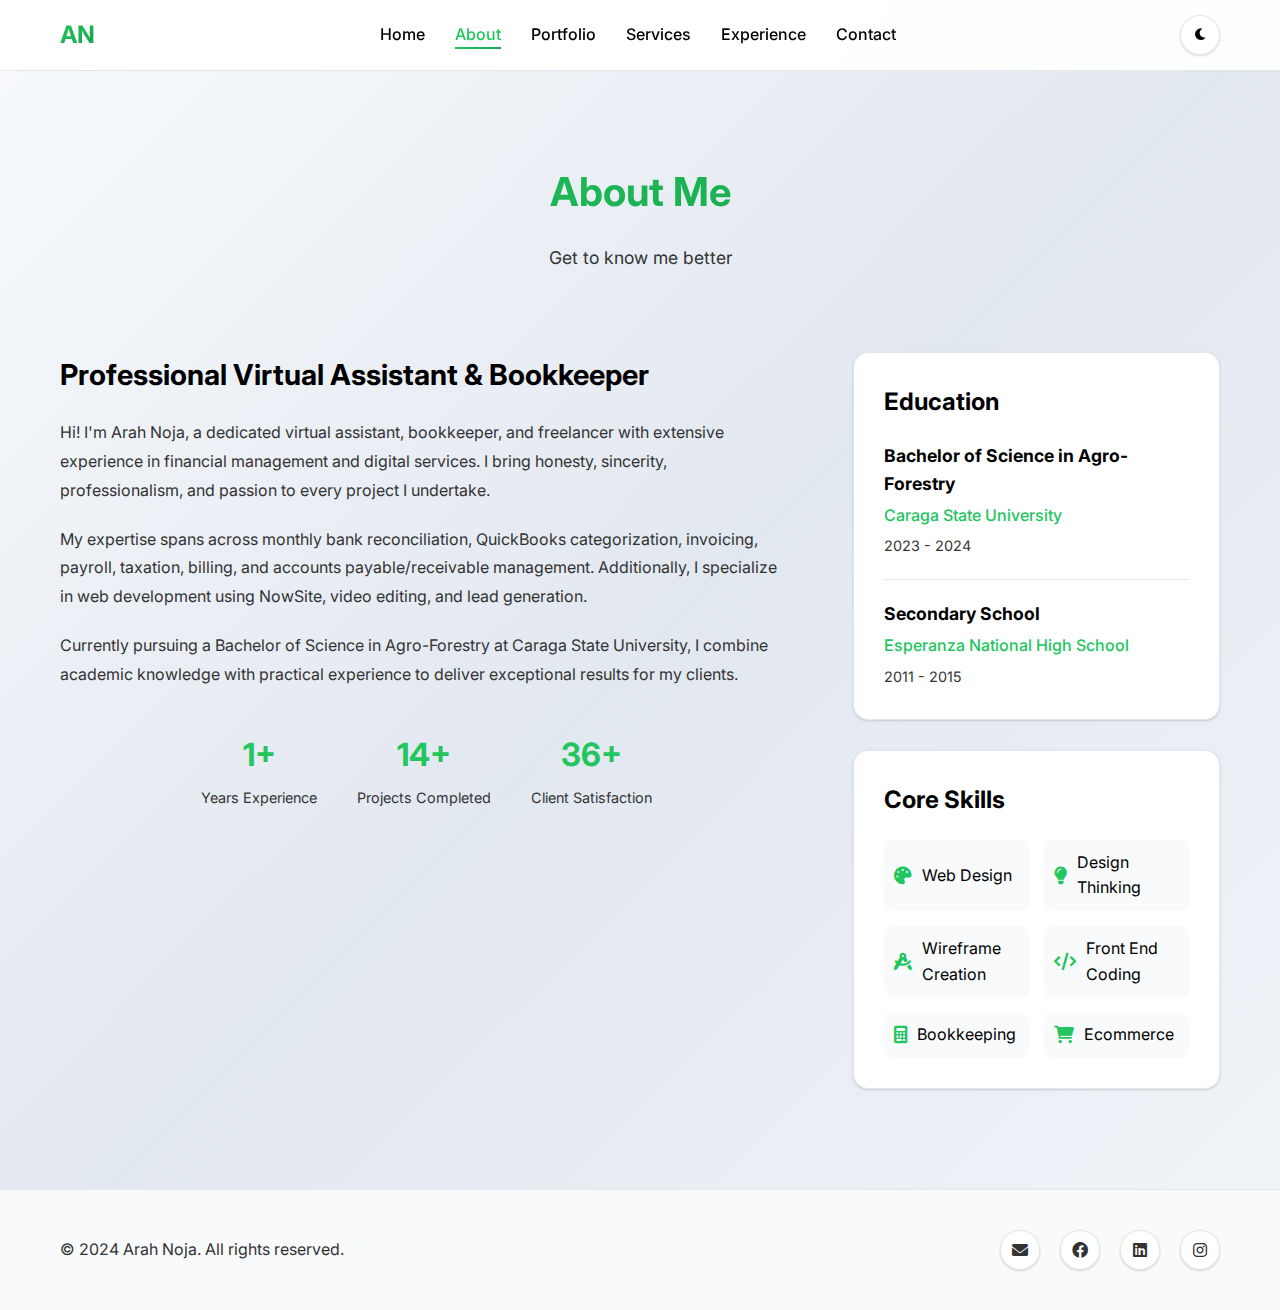
<file: about.html>
<!DOCTYPE html>
<html lang="en">
<head>
    <meta charset="UTF-8">
    <meta name="viewport" content="width=device-width, initial-scale=1.0">
    <title>About - Arah Noja</title>
    <link rel="stylesheet" href="styles.css">
    <link href="https://cdnjs.cloudflare.com/ajax/libs/font-awesome/6.0.0/css/all.min.css" rel="stylesheet">
    <link href="https://fonts.googleapis.com/css2?family=Inter:wght@300;400;500;600;700&display=swap" rel="stylesheet">
</head>
<body>
    <!-- Navigation -->
    <nav class="navbar">
        <div class="nav-container">
            <div class="nav-logo">
                <span>AN</span>
            </div>
            <ul class="nav-menu">
                <li><a href="index.html" class="nav-link">Home</a></li>
                <li><a href="about.html" class="nav-link active">About</a></li>
                <li><a href="portfolio.html" class="nav-link">Portfolio</a></li>
                <li><a href="services.html" class="nav-link">Services</a></li>
                <li><a href="experience.html" class="nav-link">Experience</a></li>
                <li><a href="contact.html" class="nav-link">Contact</a></li>
            </ul>
            <div class="nav-actions">
                <button class="theme-toggle" id="themeToggle" aria-label="Toggle theme">
                    <i class="fas fa-sun" id="themeIcon"></i>
                </button>
                <div class="hamburger">
                    <span></span>
                    <span></span>
                    <span></span>
                </div>
            </div>
        </div>
    </nav>

    <!-- About Section -->
    <section class="about-page">
        <div class="container">
            <div class="page-header">
                <h1 class="page-title">About Me</h1>
                <p class="page-subtitle">Get to know me better</p>
            </div>
            
            <div class="about-content">
                <div class="about-text">
                    <h2>Professional Virtual Assistant & Bookkeeper</h2>
                    <p>
                        Hi! I'm Arah Noja, a dedicated virtual assistant, bookkeeper, and freelancer with extensive experience 
                        in financial management and digital services. I bring honesty, sincerity, professionalism, and passion 
                        to every project I undertake.
                    </p>
                    <p>
                        My expertise spans across monthly bank reconciliation, QuickBooks categorization, invoicing, payroll, 
                        taxation, billing, and accounts payable/receivable management. Additionally, I specialize in web 
                        development using NowSite, video editing, and lead generation.
                    </p>
                    <p>
                        Currently pursuing a Bachelor of Science in Agro-Forestry at Caraga State University, I combine 
                        academic knowledge with practical experience to deliver exceptional results for my clients.
                    </p>

                    <div class="about-stats">
                        <div class="stat">
                            <h4>3+</h4>
                            <p>Years Experience</p>
                        </div>
                        <div class="stat">
                            <h4>40+</h4>
                            <p>Projects Completed</p>
                        </div>
                        <div class="stat">
                            <h4>100%</h4>
                            <p>Client Satisfaction</p>
                        </div>
                    </div>
                </div>

                <div class="about-info">
                    <div class="info-card">
                        <h3>Education</h3>
                        <div class="education-item">
                            <h4>Bachelor of Science in Agro-Forestry</h4>
                            <p>Caraga State University</p>
                            <span>2023 - 2024</span>
                        </div>
                        <div class="education-item">
                            <h4>Secondary School</h4>
                            <p>Esperanza National High School</p>
                            <span>2011 - 2015</span>
                        </div>
                    </div>

                    <div class="info-card">
                        <h3>Core Skills</h3>
                        <div class="skills-list">
                            <div class="skill-item">
                                <i class="fas fa-palette"></i>
                                <span>Web Design</span>
                            </div>
                            <div class="skill-item">
                                <i class="fas fa-lightbulb"></i>
                                <span>Design Thinking</span>
                            </div>
                            <div class="skill-item">
                                <i class="fas fa-drafting-compass"></i>
                                <span>Wireframe Creation</span>
                            </div>
                            <div class="skill-item">
                                <i class="fas fa-code"></i>
                                <span>Front End Coding</span>
                            </div>
                            <div class="skill-item">
                                <i class="fas fa-calculator"></i>
                                <span>Bookkeeping</span>
                            </div>
                            <div class="skill-item">
                                <i class="fas fa-shopping-cart"></i>
                                <span>Ecommerce</span>
                            </div>
                        </div>
                    </div>
                </div>
            </div>
        </div>
    </section>

    <!-- Footer -->
    <footer class="footer">
        <div class="container">
            <div class="footer-content">
                <div class="footer-text">
                    <p>&copy; 2024 Arah Noja. All rights reserved.</p>
                </div>
                <div class="footer-social">
                    <a href="mailto:sarvidarah@gmail.com" class="social-link" title="Email">
                        <i class="fas fa-envelope"></i>
                    </a>
                    <a href="https://facebook.com" target="_blank" class="social-link" title="Facebook">
                        <i class="fab fa-facebook"></i>
                    </a>
                    <a href="https://linkedin.com" target="_blank" class="social-link" title="LinkedIn">
                        <i class="fab fa-linkedin"></i>
                    </a>
                    <a href="https://instagram.com" target="_blank" class="social-link" title="Instagram">
                        <i class="fab fa-instagram"></i>
                    </a>
                </div>
            </div>
        </div>
    </footer>

    <script src="script.js"></script>
</body>
</html>
</file>
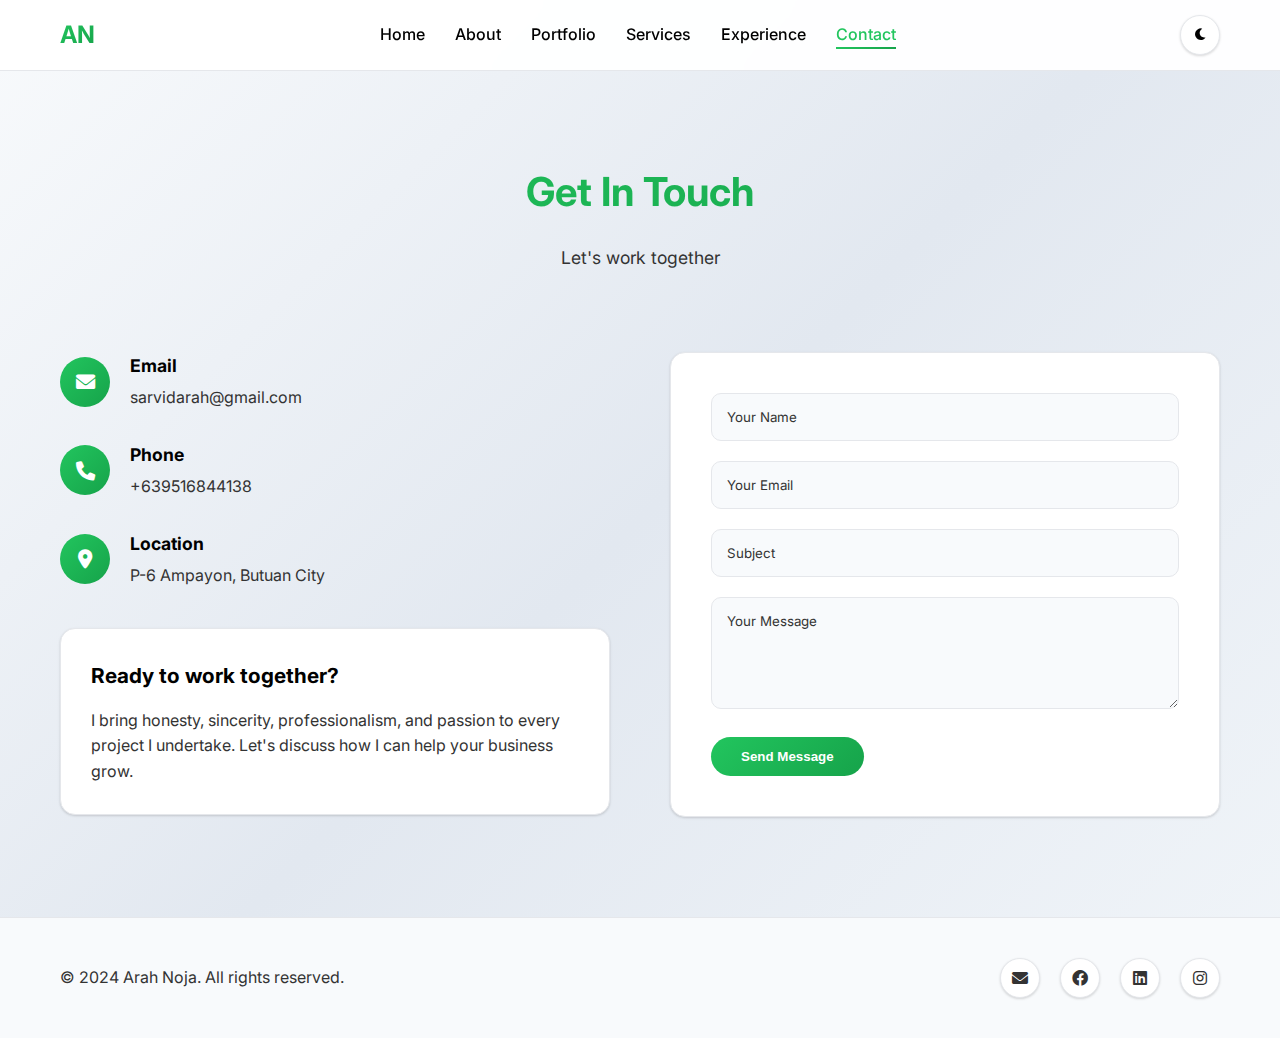
<file: contact.html>
<!DOCTYPE html>
<html lang="en">
<head>
    <meta charset="UTF-8">
    <meta name="viewport" content="width=device-width, initial-scale=1.0">
    <title>Contact - Arah Noja</title>
    <link rel="stylesheet" href="styles.css">
    <link href="https://cdnjs.cloudflare.com/ajax/libs/font-awesome/6.0.0/css/all.min.css" rel="stylesheet">
    <link href="https://fonts.googleapis.com/css2?family=Inter:wght@300;400;500;600;700&display=swap" rel="stylesheet">
</head>
<body>
    <!-- Navigation -->
    <nav class="navbar">
        <div class="nav-container">
            <div class="nav-logo">
                <span>AN</span>
            </div>
            <ul class="nav-menu">
                <li><a href="index.html" class="nav-link">Home</a></li>
                <li><a href="about.html" class="nav-link">About</a></li>
                <li><a href="portfolio.html" class="nav-link">Portfolio</a></li>
                <li><a href="services.html" class="nav-link">Services</a></li>
                <li><a href="experience.html" class="nav-link">Experience</a></li>
                <li><a href="contact.html" class="nav-link active">Contact</a></li>
            </ul>
            <div class="nav-actions">
                <button class="theme-toggle" id="themeToggle" aria-label="Toggle theme">
                    <i class="fas fa-sun" id="themeIcon"></i>
                </button>
                <div class="hamburger">
                    <span></span>
                    <span></span>
                    <span></span>
                </div>
            </div>
        </div>
    </nav>

    <!-- Contact Section -->
    <section class="contact-page">
        <div class="container">
            <div class="page-header">
                <h1 class="page-title">Get In Touch</h1>
                <p class="page-subtitle">Let's work together</p>
            </div>

            <div class="contact-content">
                <div class="contact-info">
                    <div class="contact-item">
                        <div class="contact-icon">
                            <i class="fas fa-envelope"></i>
                        </div>
                        <div class="contact-details">
                            <h3>Email</h3>
                            <p>sarvidarah@gmail.com</p>
                        </div>
                    </div>
                    <div class="contact-item">
                        <div class="contact-icon">
                            <i class="fas fa-phone"></i>
                        </div>
                        <div class="contact-details">
                            <h3>Phone</h3>
                            <p>+639516844138</p>
                        </div>
                    </div>
                    <div class="contact-item">
                        <div class="contact-icon">
                            <i class="fas fa-map-marker-alt"></i>
                        </div>
                        <div class="contact-details">
                            <h3>Location</h3>
                            <p>P-6 Ampayon, Butuan City</p>
                        </div>
                    </div>

                    <div class="contact-cta">
                        <h3>Ready to work together?</h3>
                        <p>I bring honesty, sincerity, professionalism, and passion to every project I undertake. Let's discuss how I can help your business grow.</p>
                    </div>
                </div>

                <form class="contact-form" id="contactForm">
                    <div class="form-group">
                        <input type="text" name="name" placeholder="Your Name" required>
                    </div>
                    <div class="form-group">
                        <input type="email" name="email" placeholder="Your Email" required>
                    </div>
                    <div class="form-group">
                        <input type="text" name="subject" placeholder="Subject" required>
                    </div>
                    <div class="form-group">
                        <textarea name="message" placeholder="Your Message" rows="5" required></textarea>
                    </div>
                    <button type="submit" class="btn btn-primary" id="submitBtn">
                        <span class="btn-text">Send Message</span>
                        <span class="btn-loading" style="display: none;">Sending...</span>
                    </button>
                </form>
            </div>
        </div>
    </section>

    <!-- Footer -->
    <footer class="footer">
        <div class="container">
            <div class="footer-content">
                <div class="footer-text">
                    <p>&copy; 2024 Arah Noja. All rights reserved.</p>
                </div>
                <div class="footer-social">
                    <a href="mailto:sarvidarah@gmail.com" class="social-link" title="Email">
                        <i class="fas fa-envelope"></i>
                    </a>
                    <a href="https://facebook.com" target="_blank" class="social-link" title="Facebook">
                        <i class="fab fa-facebook"></i>
                    </a>
                    <a href="https://linkedin.com" target="_blank" class="social-link" title="LinkedIn">
                        <i class="fab fa-linkedin"></i>
                    </a>
                    <a href="https://instagram.com" target="_blank" class="social-link" title="Instagram">
                        <i class="fab fa-instagram"></i>
                    </a>
                </div>
            </div>
        </div>
    </footer>

    <script src="script.js"></script>
</body>
</html>
</file>
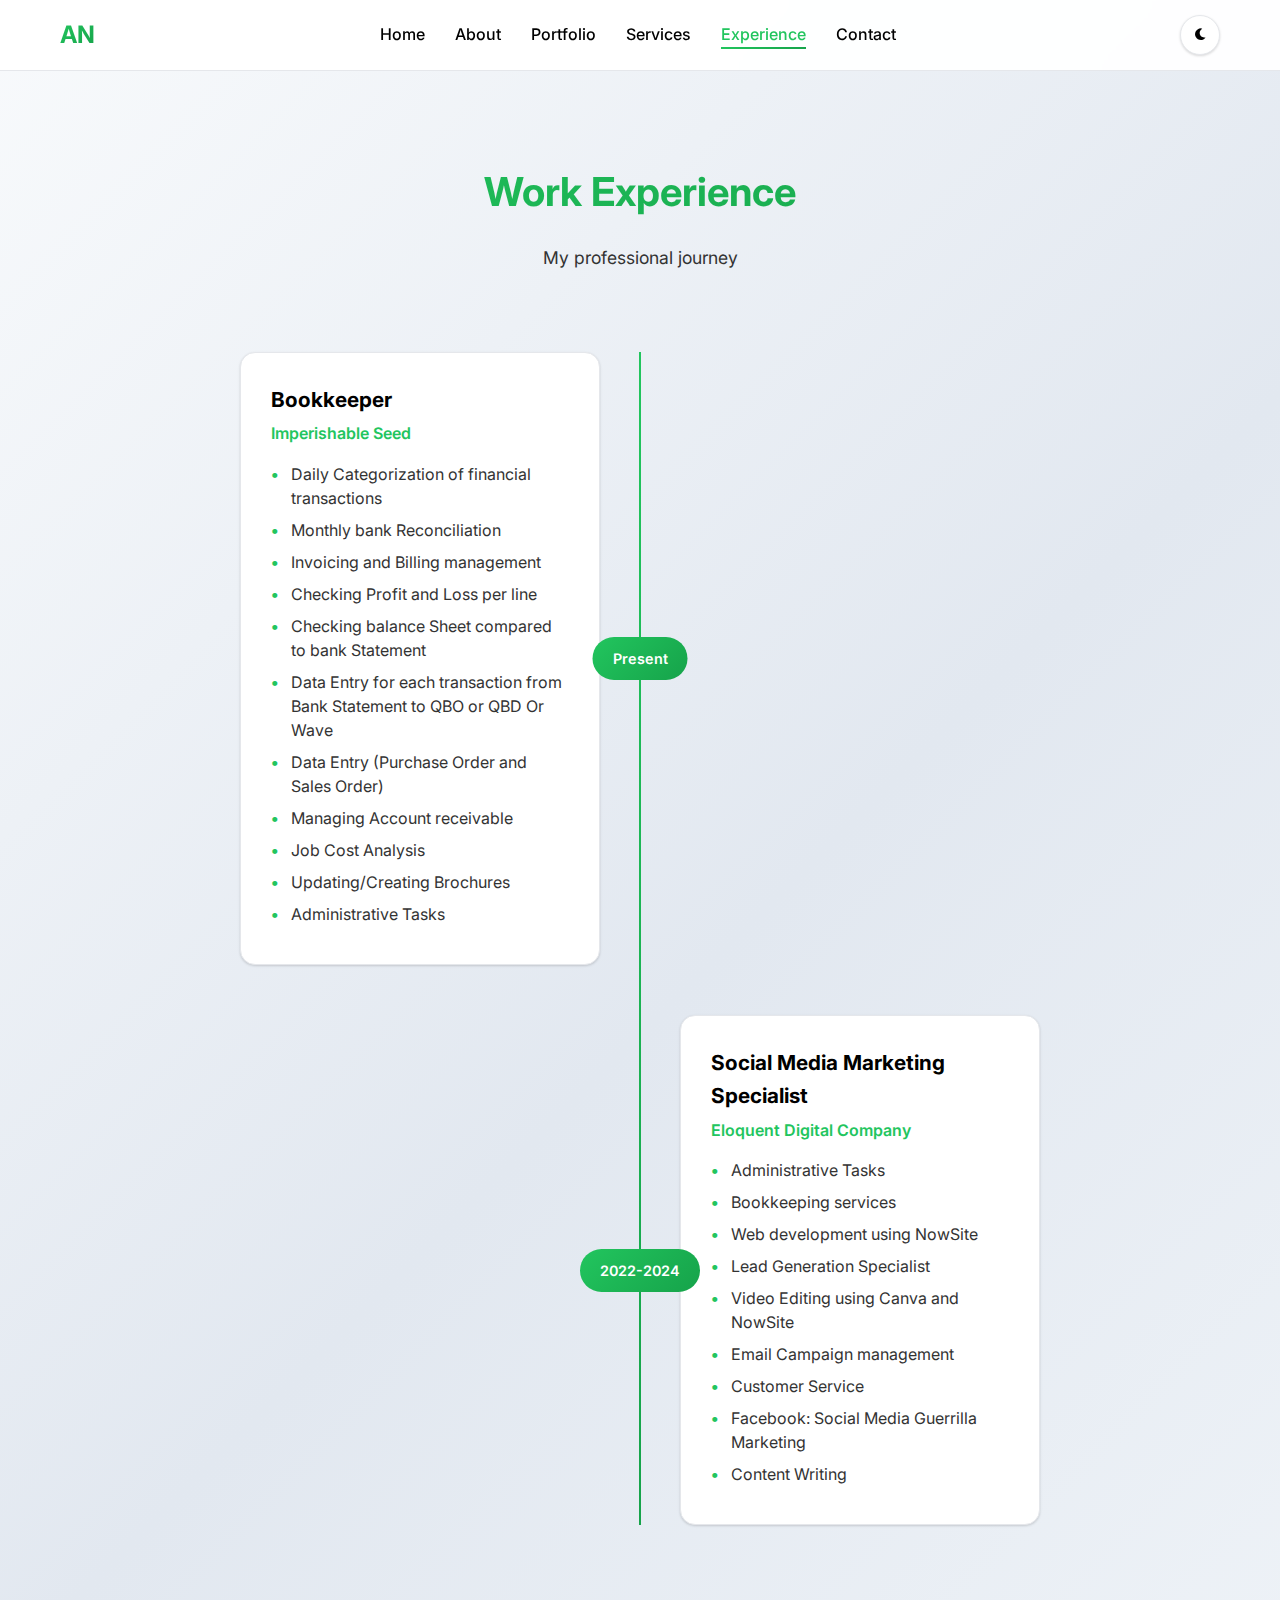
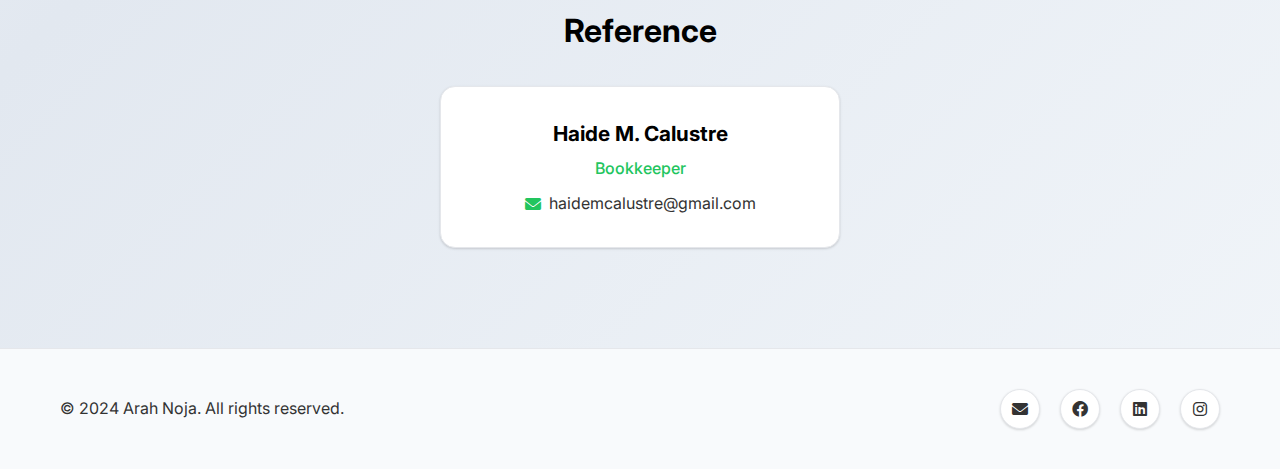
<file: experience.html>
<!DOCTYPE html>
<html lang="en">
<head>
    <meta charset="UTF-8">
    <meta name="viewport" content="width=device-width, initial-scale=1.0">
    <title>Experience - Arah Noja</title>
    <link rel="stylesheet" href="styles.css">
    <link href="https://cdnjs.cloudflare.com/ajax/libs/font-awesome/6.0.0/css/all.min.css" rel="stylesheet">
    <link href="https://fonts.googleapis.com/css2?family=Inter:wght@300;400;500;600;700&display=swap" rel="stylesheet">
</head>
<body>
    <!-- Navigation -->
    <nav class="navbar">
        <div class="nav-container">
            <div class="nav-logo">
                <span>AN</span>
            </div>
            <ul class="nav-menu">
                <li><a href="index.html" class="nav-link">Home</a></li>
                <li><a href="about.html" class="nav-link">About</a></li>
                <li><a href="portfolio.html" class="nav-link">Portfolio</a></li>
                <li><a href="services.html" class="nav-link">Services</a></li>
                <li><a href="experience.html" class="nav-link active">Experience</a></li>
                <li><a href="contact.html" class="nav-link">Contact</a></li>
            </ul>
            <div class="nav-actions">
                <button class="theme-toggle" id="themeToggle" aria-label="Toggle theme">
                    <i class="fas fa-sun" id="themeIcon"></i>
                </button>
                <div class="hamburger">
                    <span></span>
                    <span></span>
                    <span></span>
                </div>
            </div>
        </div>
    </nav>

    <!-- Experience Section -->
    <section class="experience-page">
        <div class="container">
            <div class="page-header">
                <h1 class="page-title">Work Experience</h1>
                <p class="page-subtitle">My professional journey</p>
            </div>

            <div class="timeline">
                <div class="timeline-item">
                    <div class="timeline-date">Present</div>
                    <div class="timeline-content">
                        <h3>Bookkeeper</h3>
                        <h4>Imperishable Seed</h4>
                        <div class="job-description">
                            <ul>
                                <li>Daily Categorization of financial transactions</li>
                                <li>Monthly bank Reconciliation</li>
                                <li>Invoicing and Billing management</li>
                                <li>Checking Profit and Loss per line</li>
                                <li>Checking balance Sheet compared to bank Statement</li>
                                <li>Data Entry for each transaction from Bank Statement to QBO or QBD Or Wave</li>
                                <li>Data Entry (Purchase Order and Sales Order)</li>
                                <li>Managing Account receivable</li>
                                <li>Job Cost Analysis</li>
                                <li>Updating/Creating Brochures</li>
                                <li>Administrative Tasks</li>
                            </ul>
                        </div>
                    </div>
                </div>

                <div class="timeline-item">
                    <div class="timeline-date">2022-2024</div>
                    <div class="timeline-content">
                        <h3>Social Media Marketing Specialist</h3>
                        <h4>Eloquent Digital Company</h4>
                        <div class="job-description">
                            <ul>
                                <li>Administrative Tasks</li>
                                <li>Bookkeeping services</li>
                                <li>Web development using NowSite</li>
                                <li>Lead Generation Specialist</li>
                                <li>Video Editing using Canva and NowSite</li>
                                <li>Email Campaign management</li>
                                <li>Customer Service</li>
                                <li>Facebook: Social Media Guerrilla Marketing</li>
                                <li>Content Writing</li>
                            </ul>
                        </div>
                    </div>
                </div>
            </div>

            <!-- Reference Section -->
            <div class="reference-section">
                <h2>Reference</h2>
                <div class="reference-card">
                    <div class="reference-info">
                        <h3>Haide M. Calustre</h3>
                        <p class="reference-title">Bookkeeper</p>
                        <p class="reference-contact">
                            <i class="fas fa-envelope"></i>
                            haidemcalustre@gmail.com
                        </p>
                    </div>
                </div>
            </div>
        </div>
    </section>

    <!-- Footer -->
    <footer class="footer">
        <div class="container">
            <div class="footer-content">
                <div class="footer-text">
                    <p>&copy; 2024 Arah Noja. All rights reserved.</p>
                </div>
                <div class="footer-social">
                    <a href="mailto:sarvidarah@gmail.com" class="social-link" title="Email">
                        <i class="fas fa-envelope"></i>
                    </a>
                    <a href="https://facebook.com" target="_blank" class="social-link" title="Facebook">
                        <i class="fab fa-facebook"></i>
                    </a>
                    <a href="https://linkedin.com" target="_blank" class="social-link" title="LinkedIn">
                        <i class="fab fa-linkedin"></i>
                    </a>
                    <a href="https://instagram.com" target="_blank" class="social-link" title="Instagram">
                        <i class="fab fa-instagram"></i>
                    </a>
                </div>
            </div>
        </div>
    </footer>

    <script src="script.js"></script>
</body>
</html>
</file>
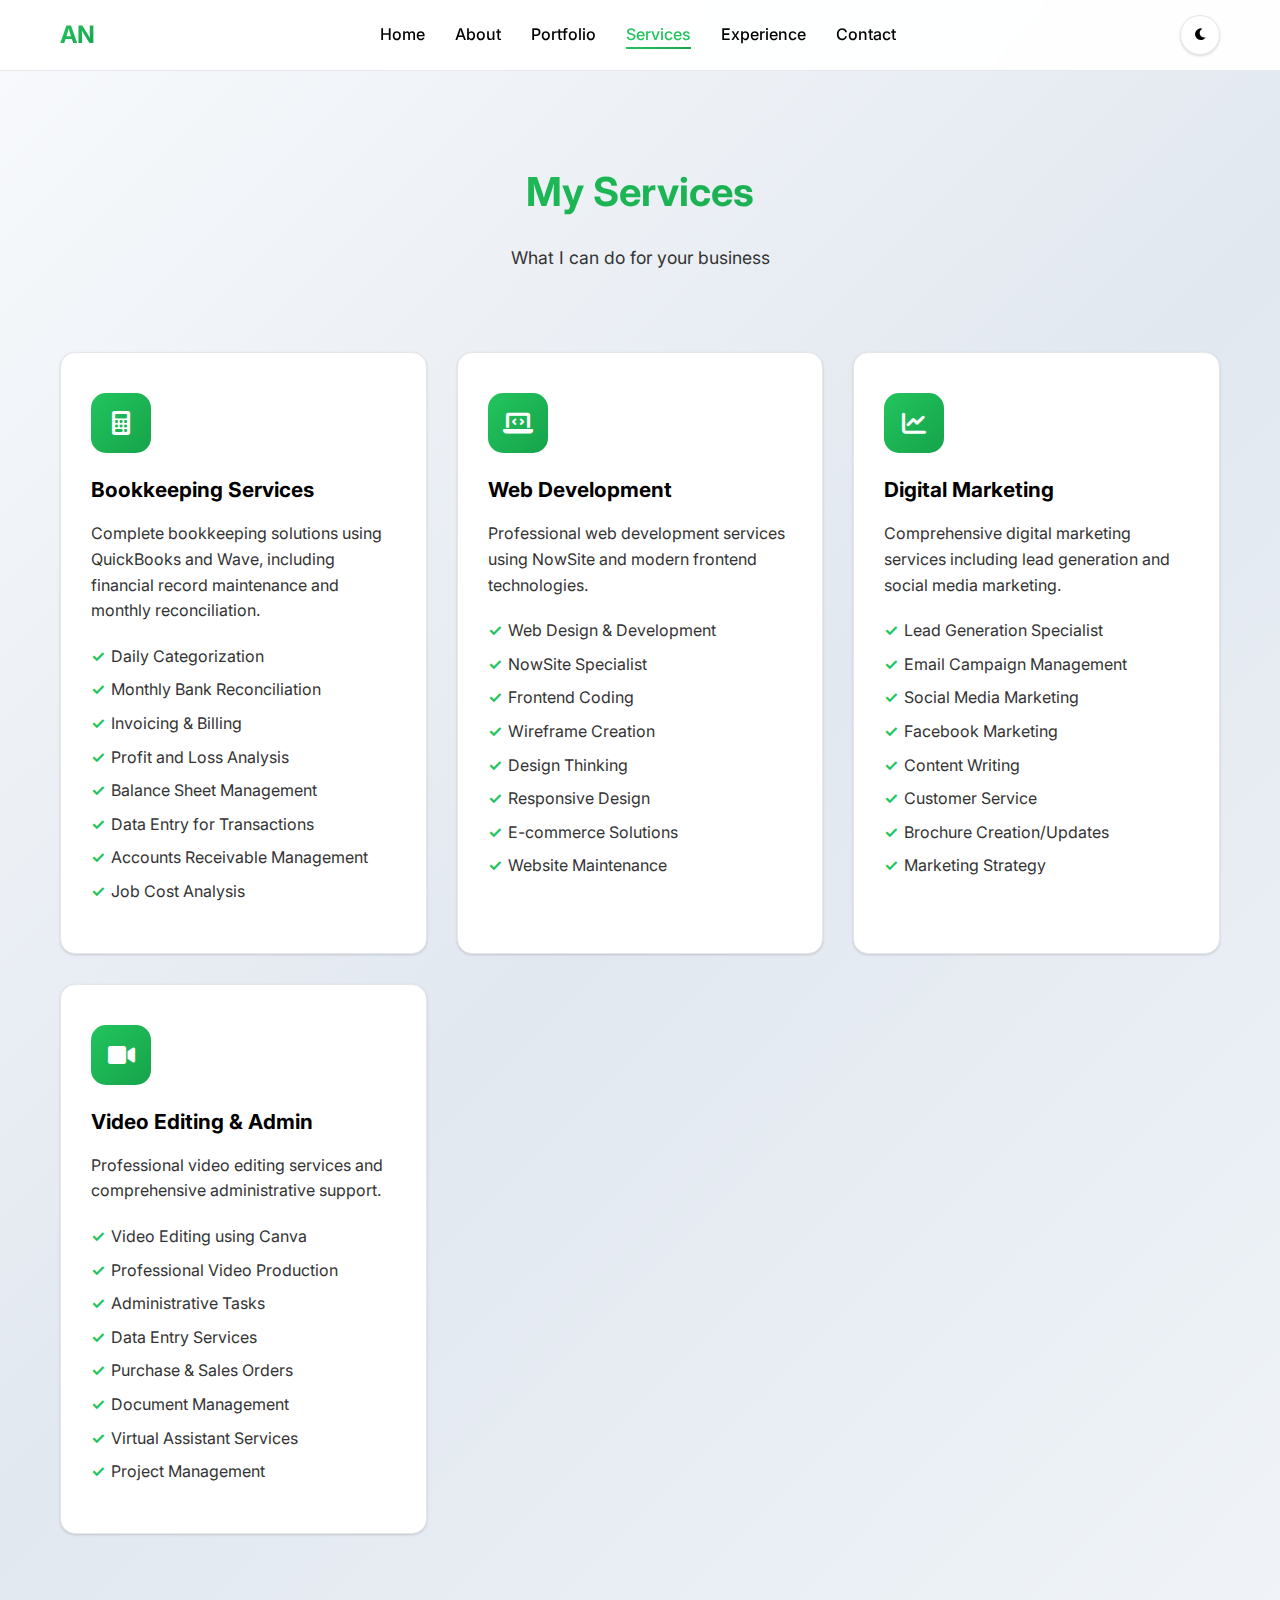
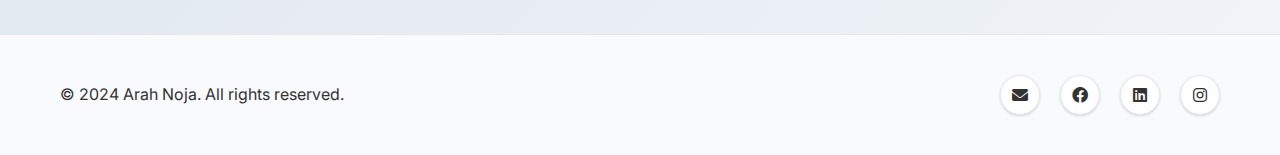
<file: services.html>
<!DOCTYPE html>
<html lang="en">
<head>
    <meta charset="UTF-8">
    <meta name="viewport" content="width=device-width, initial-scale=1.0">
    <title>Services - Arah Noja</title>
    <link rel="stylesheet" href="styles.css">
    <link href="https://cdnjs.cloudflare.com/ajax/libs/font-awesome/6.0.0/css/all.min.css" rel="stylesheet">
    <link href="https://fonts.googleapis.com/css2?family=Inter:wght@300;400;500;600;700&display=swap" rel="stylesheet">
</head>
<body>
    <!-- Navigation -->
    <nav class="navbar">
        <div class="nav-container">
            <div class="nav-logo">
                <span>AN</span>
            </div>
            <ul class="nav-menu">
                <li><a href="index.html" class="nav-link">Home</a></li>
                <li><a href="about.html" class="nav-link">About</a></li>
                <li><a href="portfolio.html" class="nav-link">Portfolio</a></li>
                <li><a href="services.html" class="nav-link active">Services</a></li>
                <li><a href="experience.html" class="nav-link">Experience</a></li>
                <li><a href="contact.html" class="nav-link">Contact</a></li>
            </ul>
            <div class="nav-actions">
                <button class="theme-toggle" id="themeToggle" aria-label="Toggle theme">
                    <i class="fas fa-sun" id="themeIcon"></i>
                </button>
                <div class="hamburger">
                    <span></span>
                    <span></span>
                    <span></span>
                </div>
            </div>
        </div>
    </nav>

    <!-- Services Section -->
    <section class="services-page">
        <div class="container">
            <div class="page-header">
                <h1 class="page-title">My Services</h1>
                <p class="page-subtitle">What I can do for your business</p>
            </div>

            <div class="services-grid">
                <div class="service-card">
                    <div class="service-icon">
                        <i class="fas fa-calculator"></i>
                    </div>
                    <h3>Bookkeeping Services</h3>
                    <p>Complete bookkeeping solutions using QuickBooks and Wave, including financial record maintenance and monthly reconciliation.</p>
                    <ul>
                        <li>Daily Categorization</li>
                        <li>Monthly Bank Reconciliation</li>
                        <li>Invoicing & Billing</li>
                        <li>Profit and Loss Analysis</li>
                        <li>Balance Sheet Management</li>
                        <li>Data Entry for Transactions</li>
                        <li>Accounts Receivable Management</li>
                        <li>Job Cost Analysis</li>
                    </ul>
                </div>

                <div class="service-card">
                    <div class="service-icon">
                        <i class="fas fa-laptop-code"></i>
                    </div>
                    <h3>Web Development</h3>
                    <p>Professional web development services using NowSite and modern frontend technologies.</p>
                    <ul>
                        <li>Web Design & Development</li>
                        <li>NowSite Specialist</li>
                        <li>Frontend Coding</li>
                        <li>Wireframe Creation</li>
                        <li>Design Thinking</li>
                        <li>Responsive Design</li>
                        <li>E-commerce Solutions</li>
                        <li>Website Maintenance</li>
                    </ul>
                </div>

                <div class="service-card">
                    <div class="service-icon">
                        <i class="fas fa-chart-line"></i>
                    </div>
                    <h3>Digital Marketing</h3>
                    <p>Comprehensive digital marketing services including lead generation and social media marketing.</p>
                    <ul>
                        <li>Lead Generation Specialist</li>
                        <li>Email Campaign Management</li>
                        <li>Social Media Marketing</li>
                        <li>Facebook Marketing</li>
                        <li>Content Writing</li>
                        <li>Customer Service</li>
                        <li>Brochure Creation/Updates</li>
                        <li>Marketing Strategy</li>
                    </ul>
                </div>

                <div class="service-card">
                    <div class="service-icon">
                        <i class="fas fa-video"></i>
                    </div>
                    <h3>Video Editing & Admin</h3>
                    <p>Professional video editing services and comprehensive administrative support.</p>
                    <ul>
                        <li>Video Editing using Canva</li>
                        <li>Professional Video Production</li>
                        <li>Administrative Tasks</li>
                        <li>Data Entry Services</li>
                        <li>Purchase & Sales Orders</li>
                        <li>Document Management</li>
                        <li>Virtual Assistant Services</li>
                        <li>Project Management</li>
                    </ul>
                </div>
            </div>
        </div>
    </section>

    <!-- Footer -->
    <footer class="footer">
        <div class="container">
            <div class="footer-content">
                <div class="footer-text">
                    <p>&copy; 2024 Arah Noja. All rights reserved.</p>
                </div>
                <div class="footer-social">
                    <a href="mailto:sarvidarah@gmail.com" class="social-link" title="Email">
                        <i class="fas fa-envelope"></i>
                    </a>
                    <a href="https://facebook.com" target="_blank" class="social-link" title="Facebook">
                        <i class="fab fa-facebook"></i>
                    </a>
                    <a href="https://linkedin.com" target="_blank" class="social-link" title="LinkedIn">
                        <i class="fab fa-linkedin"></i>
                    </a>
                    <a href="https://instagram.com" target="_blank" class="social-link" title="Instagram">
                        <i class="fab fa-instagram"></i>
                    </a>
                </div>
            </div>
        </div>
    </footer>

    <script src="script.js"></script>
</body>
</html>
</file>
<file: styles.css>
* {
  margin: 0;
  padding: 0;
  box-sizing: border-box;
}

:root {
  /* Light Theme Colors - Green, Black, White */
  --primary-color: #22c55e;
  --secondary-color: #16a34a;
  --accent-color: #4ade80;
  --text-primary: #000000;
  --text-secondary: #333333;
  --bg-primary: #ffffff;
  --bg-secondary: #f8fafc;
  --bg-card: #ffffff;
  --border-color: #e5e7eb;
  --shadow-light: 0 1px 3px 0 rgba(0, 0, 0, 0.1), 0 1px 2px 0 rgba(0, 0, 0, 0.06);
  --shadow-medium: 0 4px 6px -1px rgba(0, 0, 0, 0.1), 0 2px 4px -1px rgba(0, 0, 0, 0.06);
  --shadow-large: 0 10px 15px -3px rgba(0, 0, 0, 0.1), 0 4px 6px -2px rgba(0, 0, 0, 0.05);
  --gradient: linear-gradient(135deg, #22c55e, #16a34a);
  --bg-gradient: linear-gradient(135deg, #f8fafc 0%, #e2e8f0 50%, #f1f5f9 100%);
}

/* Dark Theme Colors */
[data-theme="dark"] {
  --primary-color: #22c55e;
  --secondary-color: #16a34a;
  --accent-color: #4ade80;
  --text-primary: #ffffff;
  --text-secondary: #e2e8f0;
  --bg-primary: #000000;
  --bg-secondary: #1a1a1a;
  --bg-card: rgba(30, 30, 30, 0.8);
  --border-color: rgba(34, 197, 94, 0.2);
  --shadow-light: 0 1px 3px 0 rgba(0, 0, 0, 0.3);
  --shadow-medium: 0 4px 6px -1px rgba(0, 0, 0, 0.4);
  --shadow-large: 0 10px 15px -3px rgba(0, 0, 0, 0.5);
  --gradient: linear-gradient(135deg, #22c55e, #16a34a);
  --bg-gradient: linear-gradient(135deg, #000000 0%, #1a1a1a 25%, #2d2d2d 50%, #1a1a1a 75%, #000000 100%);
}

body {
  font-family: "Inter", sans-serif;
  background: var(--bg-gradient);
  color: var(--text-primary);
  line-height: 1.6;
  overflow-x: hidden;
  min-height: 100vh;
  transition: all 0.3s ease;
}

.container {
  max-width: 1200px;
  margin: 0 auto;
  padding: 0 20px;
}

/* Navigation */
.navbar {
  position: fixed;
  top: 0;
  width: 100%;
  background: rgba(255, 255, 255, 0.95);
  backdrop-filter: blur(15px);
  border-bottom: 1px solid var(--border-color);
  z-index: 1000;
  transition: all 0.3s ease;
}

[data-theme="dark"] .navbar {
  background: rgba(0, 0, 0, 0.95);
}

.nav-container {
  max-width: 1200px;
  margin: 0 auto;
  padding: 0 20px;
  display: flex;
  justify-content: space-between;
  align-items: center;
  height: 70px;
}

.nav-logo span {
  font-size: 24px;
  font-weight: 700;
  background: var(--gradient);
  -webkit-background-clip: text;
  -webkit-text-fill-color: transparent;
  background-clip: text;
}

.nav-menu {
  display: flex;
  list-style: none;
  gap: 30px;
}

.nav-link {
  color: var(--text-primary);
  text-decoration: none;
  font-weight: 500;
  transition: color 0.3s ease;
  position: relative;
}

.nav-link:hover,
.nav-link.active {
  color: var(--primary-color);
}

.nav-link::after {
  content: "";
  position: absolute;
  bottom: -5px;
  left: 0;
  width: 0;
  height: 2px;
  background: var(--gradient);
  transition: width 0.3s ease;
}

.nav-link:hover::after,
.nav-link.active::after {
  width: 100%;
}

.nav-actions {
  display: flex;
  align-items: center;
  gap: 15px;
}

.theme-toggle {
  width: 40px;
  height: 40px;
  border-radius: 50%;
  border: 1px solid var(--border-color);
  background: var(--bg-card);
  color: var(--text-primary);
  cursor: pointer;
  display: flex;
  align-items: center;
  justify-content: center;
  transition: all 0.3s ease;
  box-shadow: var(--shadow-light);
}

.theme-toggle:hover {
  background: var(--primary-color);
  color: white;
  transform: translateY(-2px);
  box-shadow: var(--shadow-medium);
}

.hamburger {
  display: none;
  flex-direction: column;
  cursor: pointer;
}

.hamburger span {
  width: 25px;
  height: 3px;
  background: var(--text-primary);
  margin: 3px 0;
  transition: 0.3s;
}

/* Page Styles */
.page-header {
  text-align: center;
  margin-bottom: 80px;
  padding-top: 120px;
}

.page-title {
  font-size: 2.5rem;
  font-weight: 700;
  margin-bottom: 20px;
  background: var(--gradient);
  -webkit-background-clip: text;
  -webkit-text-fill-color: transparent;
  background-clip: text;
}

.page-subtitle {
  font-size: 1.1rem;
  color: var(--text-secondary);
}

/* Hero Section */
.hero {
  min-height: 100vh;
  display: flex;
  align-items: center;
  position: relative;
  padding-top: 70px;
}

.hero-container {
  max-width: 1400px;
  margin: 0 auto;
  padding: 0 20px;
  width: 100%;
}

.hero-content {
  display: grid;
  grid-template-columns: 1fr 400px;
  gap: 80px;
  align-items: center;
}

.hero-greeting {
  display: flex;
  align-items: center;
  gap: 8px;
  color: var(--text-secondary);
  font-size: 0.9rem;
  margin-bottom: 20px;
}

.hero-greeting i {
  color: var(--primary-color);
}

.hero-name {
  font-size: 3rem;
  color: var(--text-primary);
  margin-bottom: 10px;
  font-weight: 700;
}

.hero-subtitle {
  font-size: 2rem;
  color: var(--primary-color);
  margin-bottom: 20px;
  font-weight: 600;
}

.hero-description {
  font-size: 1.1rem;
  color: var(--text-secondary);
  margin-bottom: 40px;
  line-height: 1.8;
}

.hero-buttons {
  display: flex;
  gap: 20px;
  margin-bottom: 40px;
}

.btn {
  padding: 12px 30px;
  border-radius: 50px;
  text-decoration: none;
  font-weight: 600;
  transition: all 0.3s ease;
  border: none;
  cursor: pointer;
  display: inline-flex;
  align-items: center;
  gap: 8px;
}

.btn-primary {
  background: var(--gradient);
  color: white;
  transform: translateY(0);
}

.btn-primary:hover {
  transform: translateY(-2px);
  box-shadow: var(--shadow-large);
}

.btn-secondary {
  background: transparent;
  color: var(--text-primary);
  border: 2px solid var(--primary-color);
}

.btn-secondary:hover {
  background: var(--primary-color);
  color: white;
}

.hero-social p {
  color: var(--text-secondary);
  margin-bottom: 15px;
  font-size: 0.9rem;
}

.social-links {
  display: flex;
  gap: 15px;
}

.social-icon {
  width: 45px;
  height: 45px;
  background: var(--bg-card);
  border: 1px solid var(--border-color);
  border-radius: 50%;
  display: flex;
  align-items: center;
  justify-content: center;
  color: var(--text-secondary);
  text-decoration: none;
  transition: all 0.3s ease;
  font-size: 1.1rem;
  box-shadow: var(--shadow-light);
}

.social-icon:hover {
  background: var(--gradient);
  color: white;
  transform: translateY(-3px);
  box-shadow: var(--shadow-medium);
}

/* Profile Card */
.profile-card {
  background: var(--bg-card);
  border-radius: 20px;
  padding: 30px;
  box-shadow: var(--shadow-large);
  border: 1px solid var(--border-color);
  transition: all 0.3s ease;
}

.profile-header {
  text-align: center;
  margin-bottom: 25px;
}

.profile-avatar {
  width: 120px;
  height: 120px;
  margin: 0 auto 15px;
  position: relative;
}

.profile-img {
  width: 100%;
  height: 100%;
  border-radius: 50%;
  object-fit: cover;
  border: 3px solid var(--primary-color);
}

.profile-info h3 {
  font-size: 1.3rem;
  color: var(--text-primary);
  margin-bottom: 5px;
}

.profile-info p {
  color: var(--text-secondary);
  font-size: 0.9rem;
}

.profile-details {
  margin-bottom: 25px;
}

.detail-item {
  display: flex;
  flex-direction: column;
  margin-bottom: 15px;
}

.detail-item .label {
  font-size: 0.8rem;
  color: var(--text-secondary);
  margin-bottom: 2px;
}

.detail-item .value {
  font-weight: 500;
  color: var(--text-primary);
}

.profile-social {
  display: flex;
  justify-content: center;
  gap: 10px;
  margin-bottom: 25px;
}

.profile-social-icon {
  width: 35px;
  height: 35px;
  background: var(--bg-secondary);
  border: 1px solid var(--border-color);
  border-radius: 50%;
  display: flex;
  align-items: center;
  justify-content: center;
  color: var(--text-secondary);
  text-decoration: none;
  transition: all 0.3s ease;
  font-size: 0.9rem;
}

.profile-social-icon:hover {
  background: var(--primary-color);
  color: white;
  transform: translateY(-2px);
}

.profile-cta {
  display: block;
  background: var(--gradient);
  color: white;
  text-align: center;
  padding: 12px 20px;
  border-radius: 50px;
  text-decoration: none;
  font-weight: 600;
  transition: all 0.3s ease;
}

.profile-cta:hover {
  transform: translateY(-2px);
  box-shadow: var(--shadow-medium);
}

.scroll-indicator {
  position: absolute;
  bottom: 30px;
  left: 50%;
  transform: translateX(-50%);
}

.scroll-arrow {
  width: 20px;
  height: 20px;
  border-right: 2px solid var(--primary-color);
  border-bottom: 2px solid var(--primary-color);
  transform: rotate(45deg);
  animation: bounce 2s infinite;
}

@keyframes bounce {
  0%,
  20%,
  50%,
  80%,
  100% {
    transform: translateY(0) rotate(45deg);
  }
  40% {
    transform: translateY(-10px) rotate(45deg);
  }
  60% {
    transform: translateY(-5px) rotate(45deg);
  }
}

/* Quick Stats Section */
.quick-stats {
  padding: 80px 0;
  background: var(--bg-secondary);
}

.stats-grid {
  display: grid;
  grid-template-columns: repeat(auto-fit, minmax(250px, 1fr));
  gap: 30px;
}

.stat-item {
  background: var(--bg-card);
  padding: 40px 30px;
  border-radius: 15px;
  text-align: center;
  border: 1px solid var(--border-color);
  transition: all 0.3s ease;
  box-shadow: var(--shadow-light);
}

.stat-item:hover {
  transform: translateY(-10px);
  box-shadow: var(--shadow-large);
}

.stat-icon {
  width: 60px;
  height: 60px;
  background: var(--gradient);
  border-radius: 15px;
  display: flex;
  align-items: center;
  justify-content: center;
  margin: 0 auto 20px;
}

.stat-icon i {
  font-size: 1.5rem;
  color: white;
}

.stat-item h3 {
  font-size: 1.3rem;
  margin-bottom: 10px;
  color: var(--text-primary);
}

.stat-item p {
  color: var(--text-secondary);
}

/* About Page */
.about-page {
  padding: 40px 0 100px;
}

.about-content {
  display: grid;
  grid-template-columns: 2fr 1fr;
  gap: 60px;
  align-items: start;
}

.about-text h2 {
  font-size: 1.8rem;
  margin-bottom: 20px;
  color: var(--text-primary);
}

.about-text p {
  color: var(--text-secondary);
  margin-bottom: 20px;
  line-height: 1.8;
}

.about-stats {
  display: flex;
  gap: 40px;
  margin-top: 40px;
  justify-content: center;
}

.stat {
  text-align: center;
}

.stat h4 {
  font-size: 2rem;
  font-weight: 700;
  color: var(--primary-color);
  margin-bottom: 5px;
}

.stat p {
  color: var(--text-secondary);
  font-size: 0.9rem;
}

.about-info {
  display: flex;
  flex-direction: column;
  gap: 30px;
}

.info-card {
  background: var(--bg-card);
  padding: 30px;
  border-radius: 15px;
  border: 1px solid var(--border-color);
  box-shadow: var(--shadow-light);
}

.info-card h3 {
  font-size: 1.5rem;
  margin-bottom: 20px;
  color: var(--text-primary);
}

.education-item {
  margin-bottom: 20px;
  padding-bottom: 20px;
  border-bottom: 1px solid var(--border-color);
}

.education-item:last-child {
  border-bottom: none;
  margin-bottom: 0;
  padding-bottom: 0;
}

.education-item h4 {
  font-size: 1.1rem;
  color: var(--text-primary);
  margin-bottom: 5px;
}

.education-item p {
  color: var(--primary-color);
  font-weight: 500;
  margin-bottom: 5px;
}

.education-item span {
  color: var(--text-secondary);
  font-size: 0.9rem;
}

.skills-list {
  display: grid;
  grid-template-columns: repeat(2, 1fr);
  gap: 15px;
}

.skill-item {
  display: flex;
  align-items: center;
  gap: 10px;
  padding: 10px;
  background: var(--bg-secondary);
  border-radius: 8px;
  transition: transform 0.3s ease;
}

.skill-item:hover {
  transform: translateY(-2px);
}

.skill-item i {
  color: var(--primary-color);
  font-size: 1.1rem;
}

/* Services Page */
.services-page {
  padding: 40px 0 100px;
}

.services-grid {
  display: grid;
  grid-template-columns: repeat(auto-fit, minmax(350px, 1fr));
  gap: 30px;
}

.service-card {
  background: var(--bg-card);
  padding: 40px 30px;
  border-radius: 15px;
  border: 1px solid var(--border-color);
  transition: all 0.3s ease;
  position: relative;
  overflow: hidden;
  box-shadow: var(--shadow-light);
}

.service-card::before {
  content: "";
  position: absolute;
  top: 0;
  left: 0;
  width: 100%;
  height: 3px;
  background: var(--gradient);
  transform: scaleX(0);
  transition: transform 0.3s ease;
}

.service-card:hover::before {
  transform: scaleX(1);
}

.service-card:hover {
  transform: translateY(-10px);
  box-shadow: var(--shadow-large);
}

.service-icon {
  width: 60px;
  height: 60px;
  background: var(--gradient);
  border-radius: 15px;
  display: flex;
  align-items: center;
  justify-content: center;
  margin-bottom: 20px;
}

.service-icon i {
  font-size: 1.5rem;
  color: white;
}

.service-card h3 {
  font-size: 1.3rem;
  margin-bottom: 15px;
  color: var(--text-primary);
}

.service-card p {
  color: var(--text-secondary);
  margin-bottom: 20px;
  line-height: 1.6;
}

.service-card ul {
  list-style: none;
}

.service-card li {
  color: var(--text-secondary);
  margin-bottom: 8px;
  position: relative;
  padding-left: 20px;
}

.service-card li::before {
  content: "✓";
  position: absolute;
  left: 0;
  color: var(--primary-color);
  font-weight: bold;
}

/* Experience Page */
.experience-page {
  padding: 40px 0 100px;
}

.timeline {
  position: relative;
  max-width: 800px;
  margin: 0 auto;
}

.timeline::before {
  content: "";
  position: absolute;
  left: 50%;
  top: 0;
  bottom: 0;
  width: 2px;
  background: var(--gradient);
  transform: translateX(-50%);
}

.timeline-item {
  position: relative;
  margin-bottom: 50px;
  display: flex;
  align-items: center;
}

.timeline-item:nth-child(odd) {
  flex-direction: row-reverse;
}

.timeline-date {
  background: var(--gradient);
  color: white;
  padding: 10px 20px;
  border-radius: 25px;
  font-weight: 600;
  font-size: 0.9rem;
  position: absolute;
  left: 50%;
  transform: translateX(-50%);
  z-index: 2;
}

.timeline-content {
  background: var(--bg-card);
  padding: 30px;
  border-radius: 15px;
  border: 1px solid var(--border-color);
  width: 45%;
  position: relative;
  box-shadow: var(--shadow-light);
}

.timeline-item:nth-child(odd) .timeline-content {
  margin-right: 55%;
}

.timeline-item:nth-child(even) .timeline-content {
  margin-left: 55%;
}

.timeline-content h3 {
  font-size: 1.3rem;
  margin-bottom: 5px;
  color: var(--text-primary);
}

.timeline-content h4 {
  color: var(--primary-color);
  margin-bottom: 15px;
  font-weight: 600;
}

.timeline-content p {
  color: var(--text-secondary);
  line-height: 1.6;
}

.job-description ul {
  list-style: none;
  margin-top: 15px;
}

.job-description li {
  color: var(--text-secondary);
  margin-bottom: 8px;
  position: relative;
  padding-left: 20px;
  line-height: 1.5;
}

.job-description li::before {
  content: "•";
  position: absolute;
  left: 0;
  color: var(--primary-color);
  font-weight: bold;
}

.reference-section {
  margin-top: 80px;
  text-align: center;
}

.reference-section h2 {
  font-size: 2rem;
  margin-bottom: 30px;
  color: var(--text-primary);
}

.reference-card {
  background: var(--bg-card);
  padding: 30px;
  border-radius: 15px;
  border: 1px solid var(--border-color);
  box-shadow: var(--shadow-light);
  max-width: 400px;
  margin: 0 auto;
}

.reference-info h3 {
  font-size: 1.3rem;
  color: var(--text-primary);
  margin-bottom: 5px;
}

.reference-title {
  color: var(--primary-color);
  font-weight: 500;
  margin-bottom: 10px;
}

.reference-contact {
  color: var(--text-secondary);
  display: flex;
  align-items: center;
  justify-content: center;
  gap: 8px;
}

.reference-contact i {
  color: var(--primary-color);
}

/* Portfolio Page */
.portfolio-page {
  padding: 40px 0 100px;
}

.portfolio-content {
  display: grid;
  grid-template-columns: 1fr 1fr;
  gap: 60px;
}

.portfolio-projects h2,
.portfolio-stats h2 {
  font-size: 1.8rem;
  margin-bottom: 30px;
  color: var(--text-primary);
}

.projects-grid {
  display: flex;
  flex-direction: column;
  gap: 30px;
}

.project-card {
  background: var(--bg-card);
  border-radius: 15px;
  padding: 25px;
  border: 1px solid var(--border-color);
  transition: all 0.3s ease;
  box-shadow: var(--shadow-light);
}

.project-card:hover {
  transform: translateY(-5px);
  box-shadow: var(--shadow-large);
}

.project-image {
  width: 100%;
  height: 150px;
  border-radius: 10px;
  overflow: hidden;
  margin-bottom: 20px;
}

.project-image img {
  width: 100%;
  height: 100%;
  object-fit: cover;
}

.project-info h4 {
  font-size: 1.2rem;
  margin-bottom: 10px;
  color: var(--text-primary);
}

.project-info p {
  color: var(--text-secondary);
  margin-bottom: 15px;
  line-height: 1.6;
}

.project-tech {
  display: flex;
  flex-wrap: wrap;
  gap: 8px;
}

.tech-tag {
  background: rgba(34, 197, 94, 0.1);
  color: var(--primary-color);
  padding: 4px 12px;
  border-radius: 20px;
  font-size: 0.8rem;
  font-weight: 500;
}

.stat-card {
  background: linear-gradient(135deg, rgba(34, 197, 94, 0.1), rgba(22, 163, 74, 0.1));
  border: 1px solid rgba(34, 197, 94, 0.2);
  border-radius: 15px;
  padding: 25px;
  text-align: center;
  margin-bottom: 20px;
}

.stat-icon {
  font-size: 2rem;
  margin-bottom: 10px;
}

.stat-number {
  font-size: 2rem;
  font-weight: 700;
  color: var(--primary-color);
  margin-bottom: 5px;
}

.stat-label {
  color: var(--text-secondary);
  font-size: 0.9rem;
}

.testimonial-card {
  background: var(--gradient);
  color: white;
  border-radius: 15px;
  padding: 30px;
  text-align: center;
}

.testimonial-card h4 {
  font-size: 1.3rem;
  margin-bottom: 20px;
}

.testimonial-card blockquote {
  font-style: italic;
  font-size: 1.1rem;
  margin-bottom: 20px;
  line-height: 1.6;
}

.testimonial-card cite {
  color: rgba(255, 255, 255, 0.8);
  font-size: 0.9rem;
}

/* Contact Page */
.contact-page {
  padding: 40px 0 100px;
}

.contact-content {
  display: grid;
  grid-template-columns: 1fr 1fr;
  gap: 60px;
}

.contact-item {
  display: flex;
  align-items: center;
  gap: 20px;
  margin-bottom: 30px;
}

.contact-icon {
  width: 50px;
  height: 50px;
  background: var(--gradient);
  border-radius: 50%;
  display: flex;
  align-items: center;
  justify-content: center;
}

.contact-icon i {
  color: white;
  font-size: 1.2rem;
}

.contact-details h3 {
  font-size: 1.1rem;
  margin-bottom: 5px;
  color: var(--text-primary);
}

.contact-details p {
  color: var(--text-secondary);
}

.contact-cta {
  margin-top: 40px;
  padding: 30px;
  background: var(--bg-card);
  border-radius: 15px;
  border: 1px solid var(--border-color);
  box-shadow: var(--shadow-light);
}

.contact-cta h3 {
  font-size: 1.3rem;
  margin-bottom: 15px;
  color: var(--text-primary);
}

.contact-cta p {
  color: var(--text-secondary);
  line-height: 1.6;
}

.contact-form {
  background: var(--bg-card);
  padding: 40px;
  border-radius: 15px;
  border: 1px solid var(--border-color);
  box-shadow: var(--shadow-light);
}

.form-group {
  margin-bottom: 20px;
}

.form-group input,
.form-group textarea {
  width: 100%;
  padding: 15px;
  background: var(--bg-secondary);
  border: 1px solid var(--border-color);
  border-radius: 10px;
  color: var(--text-primary);
  font-family: inherit;
  transition: border-color 0.3s ease;
}

.form-group input:focus,
.form-group textarea:focus {
  outline: none;
  border-color: var(--primary-color);
  box-shadow: 0 0 0 3px rgba(34, 197, 94, 0.1);
}

.form-group input::placeholder,
.form-group textarea::placeholder {
  color: var(--text-secondary);
}

.btn-loading {
  display: none;
}

/* Footer */
.footer {
  background: var(--bg-secondary);
  padding: 40px 0;
  border-top: 1px solid var(--border-color);
}

.footer-content {
  display: flex;
  justify-content: space-between;
  align-items: center;
}

.footer-text p {
  color: var(--text-secondary);
}

.footer-social {
  display: flex;
  gap: 20px;
}

.social-link {
  width: 40px;
  height: 40px;
  background: var(--bg-card);
  border: 1px solid var(--border-color);
  border-radius: 50%;
  display: flex;
  align-items: center;
  justify-content: center;
  color: var(--text-secondary);
  text-decoration: none;
  transition: all 0.3s ease;
  box-shadow: var(--shadow-light);
}

.social-link:hover {
  background: var(--gradient);
  color: white;
  transform: translateY(-2px);
  box-shadow: var(--shadow-medium);
}

/* Responsive Design */
@media (max-width: 1024px) {
  .hero-content {
    grid-template-columns: 1fr;
    gap: 40px;
    text-align: center;
  }

  .profile-card {
    max-width: 400px;
    margin: 0 auto;
  }

  .portfolio-content {
    grid-template-columns: 1fr;
    gap: 40px;
  }

  .about-content {
    grid-template-columns: 1fr;
    gap: 40px;
  }

  .contact-content {
    grid-template-columns: 1fr;
    gap: 40px;
  }
}

@media (max-width: 768px) {
  .hamburger {
    display: flex;
  }

  .nav-menu {
    position: fixed;
    left: -100%;
    top: 70px;
    flex-direction: column;
    background-color: var(--bg-card);
    width: 100%;
    text-align: center;
    transition: 0.3s;
    padding: 20px 0;
    box-shadow: var(--shadow-medium);
  }

  .nav-menu.active {
    left: 0;
  }

  .hero-name {
    font-size: 2.5rem;
  }

  .hero-subtitle {
    font-size: 1.5rem;
  }

  .about-stats {
    justify-content: center;
    flex-wrap: wrap;
  }

  .skills-list {
    grid-template-columns: 1fr;
  }

  .services-grid {
    grid-template-columns: 1fr;
  }

  .timeline::before {
    left: 20px;
  }

  .timeline-item {
    flex-direction: column;
    align-items: flex-start;
  }

  .timeline-date {
    position: static;
    transform: none;
    margin-bottom: 15px;
    align-self: flex-start;
    margin-left: 20px;
  }

  .timeline-content {
    width: 100%;
    margin-left: 40px !important;
    margin-right: 0 !important;
  }

  .footer-content {
    flex-direction: column;
    gap: 20px;
    text-align: center;
  }

  .stats-grid {
    grid-template-columns: repeat(2, 1fr);
  }
}

@media (max-width: 480px) {
  .container {
    padding: 0 15px;
  }

  .hero-name {
    font-size: 2rem;
  }

  .hero-subtitle {
    font-size: 1.3rem;
  }

  .page-title {
    font-size: 2rem;
  }

  .hero-buttons {
    flex-direction: column;
    align-items: center;
  }

  .btn {
    width: 200px;
    text-align: center;
    justify-content: center;
  }

  .stats-grid {
    grid-template-columns: 1fr;
  }
}

/* Animations */
@keyframes fadeInUp {
  from {
    opacity: 0;
    transform: translateY(30px);
  }
  to {
    opacity: 1;
    transform: translateY(0);
  }
}

.fade-in-up {
  animation: fadeInUp 0.6s ease forwards;
}

/* Smooth scrolling */
html {
  scroll-behavior: smooth;
}

/* Custom scrollbar */
::-webkit-scrollbar {
  width: 8px;
}

::-webkit-scrollbar-track {
  background: var(--bg-secondary);
}

::-webkit-scrollbar-thumb {
  background: var(--gradient);
  border-radius: 4px;
}

::-webkit-scrollbar-thumb:hover {
  background: var(--primary-color);
}

/* Theme transition */
* {
  transition: background-color 0.3s ease, color 0.3s ease, border-color 0.3s ease;
}
</file>
